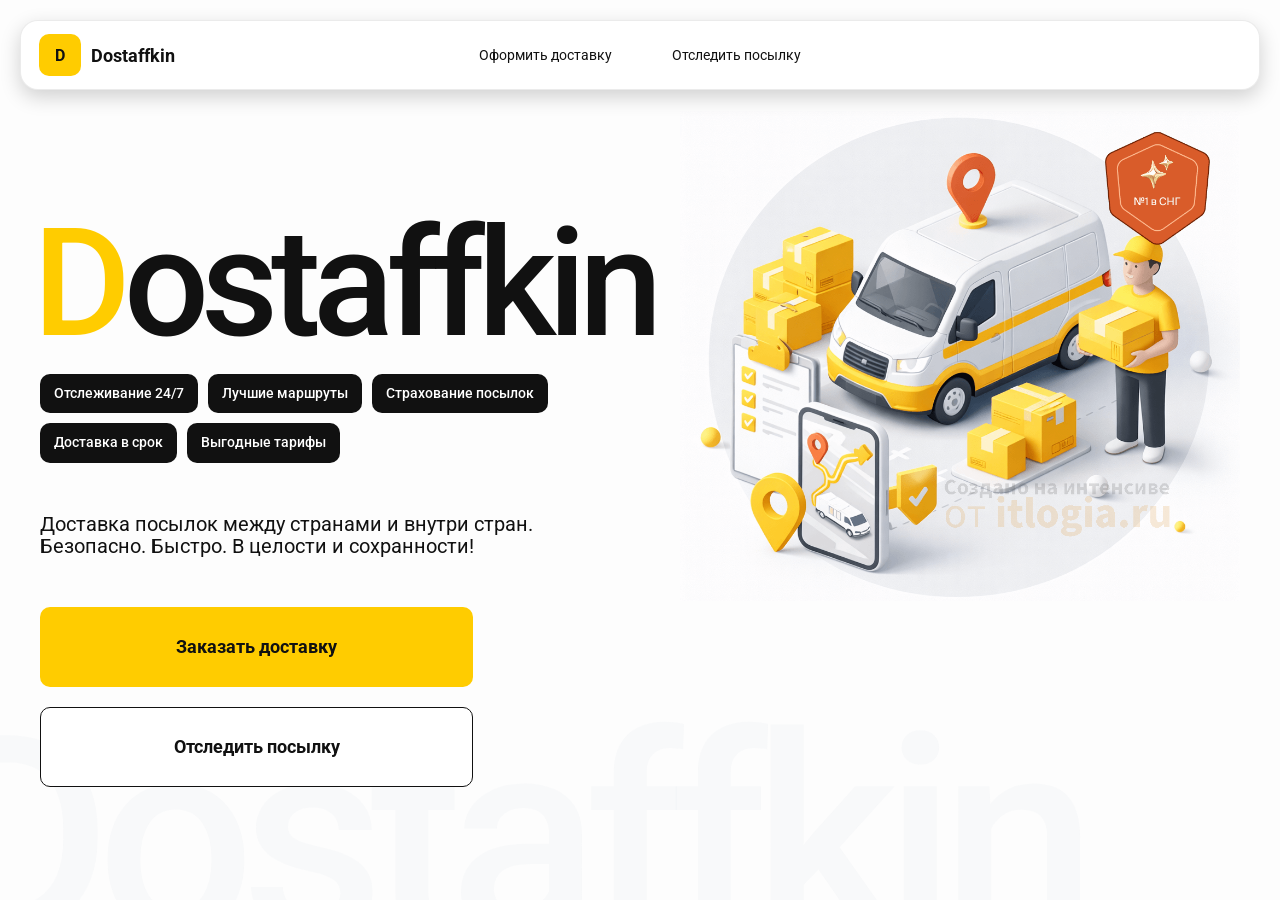
<file: index.html>
<!doctype html>
<html lang="ru">

<head>
    <meta charset="utf-8" />
    <meta name="viewport" content="width=device-width,initial-scale=1,maximum-scale=1,user-scalable=0" />
    <title>Dostaffkin — Доставка посылок между странами и внутри стран. Безопасно. Быстро. В целости и сохранности!
    </title>


    <link href="styles/base.css" rel="stylesheet" />
    <link href="styles/base_adaptive.css" rel="stylesheet" />
    <link href="styles/index.css" rel="stylesheet" />
    <link href="styles/index_adaptive.css" rel="stylesheet" />
</head>

<body>
    <div class="container">
        <header class="header">
            <a class="header-brand" href="#">
                <div class="header-logo">D</div>
                <div class="header-title">Dostaffkin</div>
            </a>
            <nav class="header-menu">
                <a class="header-link" href="./order.html">Оформить <span>доставку</span></a>
                <a class="header-link" href="./track.html">Отследить <span>посылку</span></a>
            </nav>
        </header>
        <main class="main">
            <section class="main-info">
                <div class="main-title">
                    <span>D</span>ostaffkin
                </div>
                <div class="main-features">
                    <div class="main-feature">Отслеживание 24/7</div>
                    <div class="main-feature">Лучшие маршруты</div>
                    <div class="main-feature">Страхование посылок</div>
                    <div class="main-feature">Доставка в срок</div>
                    <div class="main-feature">Выгодные тарифы</div>
                </div>
                <div class="main-description">
                    Доставка посылок между странами и внутри стран.
                    Безопасно. Быстро. В целости и сохранности!
                </div>
                <div class="main-actions">
                    <a class="button" type="button" href="./order.html">Заказать доставку</a>
                    <a class="button button-white" type="button" href="./track.html">Отследить посылку</a>
                </div>
            </section>
            <div class="main-title-ghost">Dostaffkin</div>
            <section class="main-image">
    <img src="images/main-image.png" alt="Main image"/>
</section>
        </main>
    </div>
</body>

</html>
</file>
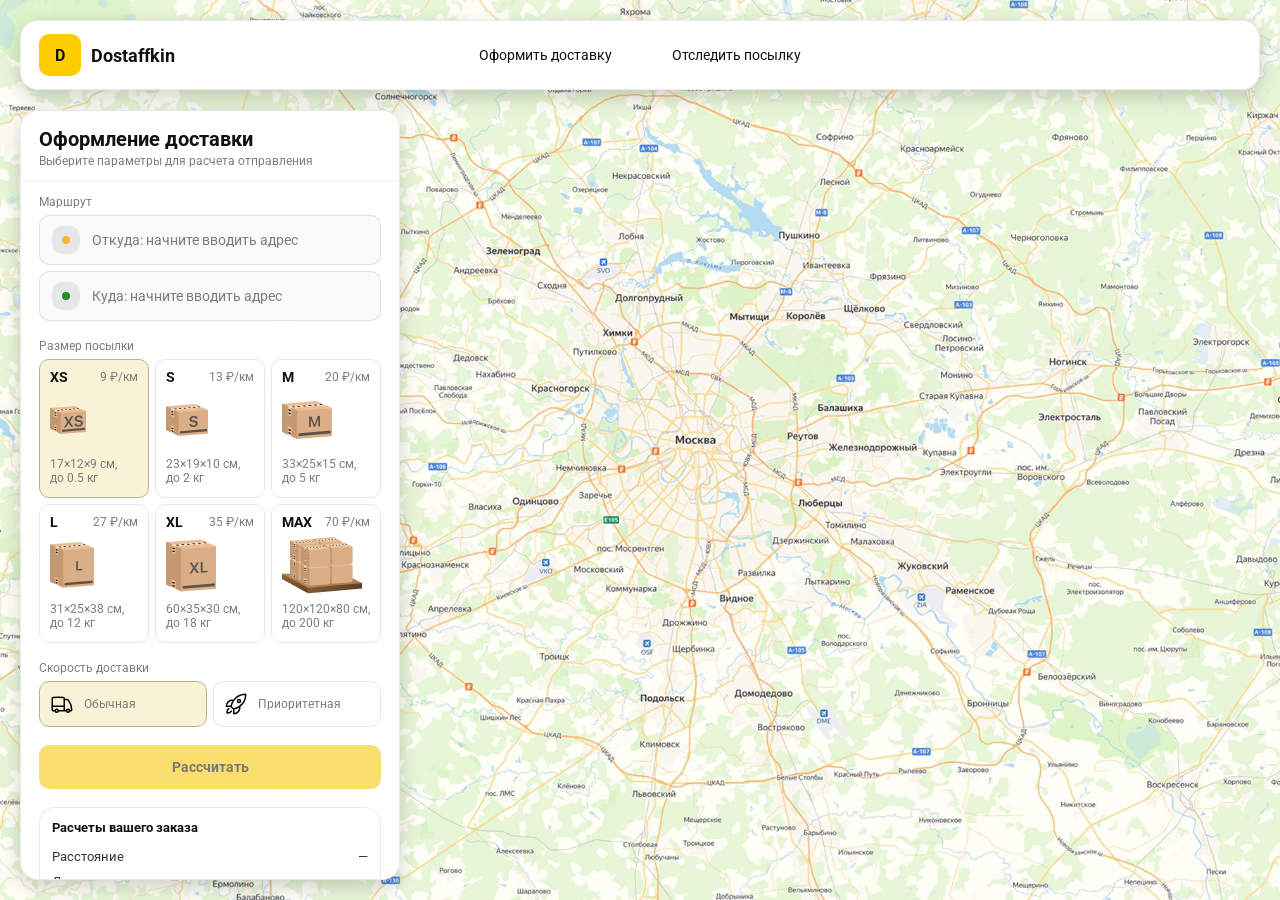
<file: order.html>
<!doctype html>
<html lang="ru">

<head>
    <meta charset="utf-8" />
    <meta name="viewport" content="width=device-width,initial-scale=1,maximum-scale=1,user-scalable=0" />
    <title>Оформление доставки</title>

    <link rel="stylesheet" href="styles/base.css" />
    <link rel="stylesheet" href="styles/base_adaptive.css" />

    <link rel="stylesheet" href="styles/order.css" />
    <link rel="stylesheet" href="styles/order_adaptive.css" />
</head>

<body>
    <div id="map"></div>

    <header class="header">
        <a class="header-brand" href="./index.html">
            <div class="header-logo">D</div>
            <div class="header-title">Dostaffkin</div>
        </a>
        <nav class="header-menu">
            <a class="header-link" href="#">Оформить <span>доставку</span></a>
            <a class="header-link" href="./track.html ">Отследить <span>посылку</span></a>
        </nav>
    </header>

    <aside class="main" id="sidebar">
        <div class="main-header">
            <div class="main-title">Оформление доставки</div>
            <div class="main-text">Выберите параметры для расчета отправления</div>
        </div>
        <div class="main-content">
            <div class="main- route">
                <div class="main-block-title">Маршрут</div>
                <div class="main-fields">
                    <div class="main-field" id="fromField">
                        <div class="main-pin"></div>
                        <input id="from" placeholder="Откуда: начните вводить адрес" autocomplete="off" />
                        <div class="main-ac" id="fromAc" role="listbox" aria-label="Подсказки адресов"></div>
                    </div>

                    <div class="main-field" id="toField">
                        <div class="main-pin"></div>
                        <input id="to" placeholder="Куда: начните вводить адрес" autocomplete="off" />
                        <div class="main-ac" id="toAc" role="listbox" aria-label="Подсказки адресов"></div>
                    </div>
                </div>
            </div>
            <div class="main-package">
                <div class="main-block-title">Размер посылки</div>

                <div class="main-sizes">
                    <div class="main-size-card is-active" data-value="xs">
                        <div class="main-size-top">
                            <div class="main-size-label">XS</div>
                            <div class="main-size-rate">9 ₽/км</div>
                        </div>
                        <div class="main-size-media">
                            <img src="images/sizes/xs.png" alt="Короб XS" />
                        </div>
                        <div class="main-size-description">17×12×9 см,<br>до 0.5 кг</div>
                    </div>

                    <div class="main-size-card" data-value="s">
                        <div class="main-size-top">
                            <div class="main-size-label">S</div>
                            <div class="main-size-rate">13 ₽/км</div>
                        </div>
                        <div class="main-size-media">
                            <img src="images/sizes/s.png" alt="Короб S" />
                        </div>
                        <div class="main-size-description">23×19×10 см,<br>до 2 кг</div>
                    </div>

                    <div class="main-size-card" data-value="m">
                        <div class="main-size-top">
                            <div class="main-size-label">M</div>
                            <div class="main-size-rate">20 ₽/км</div>
                        </div>
                        <div class="main-size-media">
                            <img src="images/sizes/m.png" alt="Короб M" />
                        </div>
                        <div class="main-size-description">33×25×15 см,<br>до 5 кг</div>
                    </div>

                    <div class="main-size-card" data-value="l">
                        <div class="main-size-top">
                            <div class="main-size-label">L</div>
                            <div class="main-size-rate">27 ₽/км</div>
                        </div>
                        <div class="main-size-media">
                            <img src="images/sizes/l.png" alt="Короб L" />
                        </div>
                        <div class="main-size-description">31×25×38 см,<br>до 12 кг</div>
                    </div>

                    <div class="main-size-card" data-value="xl">
                        <div class="main-size-top">
                            <div class="main-size-label">XL</div>
                            <div class="main-size-rate">35 ₽/км</div>
                        </div>
                        <div class="main-size-media">
                            <img src="images/sizes/xl.png" alt="Короб XL" />
                        </div>
                        <div class="main-size-description">60×35×30 см,<br>до 18 кг</div>
                    </div>

                    <div class="main-size-card" data-value="max">
                        <div class="main-size-top">
                            <div class="main-size-label">MAX</div>
                            <div class="main-size-rate">70 ₽/км</div>
                        </div>
                        <div class="main-size-media main-size-media-palleta">
                            <img src="images/sizes/max.png" alt="Паллета" />
                        </div>
                        <div class="main-size-description">120×120×80 см,<br>до 200 кг</div>
                    </div>
                </div>
            </div>
            <div class="main-speed">
                <div class="main-block-title">Скорость доставки</div>

                <div class="main-speeds">
                    <div class="main-speed-card is-active" data-value="regular">
                        <img class="main-speed-media" src="images/icons/regular.svg" alt="Regular" />
                        <div class="main-speed-description">Обычная</div>
                    </div>
                    <div class="main-speed-card" data-value="fast">
                        <img class="main-speed-media" src="images/icons/fast.svg" alt="Fast" />
                        <div class="main-speed-description">Приоритетная</div>
                    </div>

                </div>
            </div>
            <div class="main-calculate-block">
                <button id="calc" class="button calculate-button" type="button" disabled>Рассчитать</button>
            </div>
            <div class="main-result" id="result">
                <div class="main-result-title">Расчеты вашего заказа</div>
                <div class="main-result-lines">
                    <div class="main-result-line"><span>Расстояние</span><span id="distanceValue">—</span></div>
                    <div class="main-result-line"><span>Доставим через</span><span id="durationValue">—</span></div>
                    <div class="main-result-line"><span>Тариф</span><span id="rateValue">—</span></div>
                </div>
                <div class="main-price">
                    <div class="main-price-label">Итого</div>
                    <div class="main-price-value" id="totalValue">—</div>
                </div>
            </div>
            <div class="main-order-box">
                <div class="main-order-form" id="orderForm">
                    <div class="main-order-title">Оформление доставки</div>
                    <div class="main-block-info-row">
                        <div class="main-block-title">Контакты</div>
                        <div class="order-fields">
                            <div class="main-field">
                                <input id="customerName" placeholder="Ваше имя" autocomplete="off" />
                            </div>
                            <div class="main-field">
                                <input id="customerPhone" placeholder="Ваш телефон" autocomplete="off"
                                    inputmode="tel" />
                            </div>
                        </div>
                    </div>
                    <div class="main-block-info-row extra-info">
                        <div class="main-block-title">Дополнительная информация</div>
                        <div class="main-field textarea">
                            <textarea id="comment" placeholder="Детали доставки и комментарии"></textarea>
                        </div>
                    </div>
                    <button id="submit" class="button main-submit-request" type="button" disabled>Отправить
                        заявку
                    </button>
                </div>

                <div class="main-order-success" id="orderSuccess">
                    <div class="main-success-icon">✓</div>
                    <div class="main-success-title">Заявка отправлена!</div>
                    <div class="main-success-title">Номер отправления – <span id="orderId"></span></div>
                    <div class="main-success-subtitle">Мы скоро свяжемся с вами</div>
                </div>
            </div>
        </div>

    </aside>

</body>

</html>
</file>
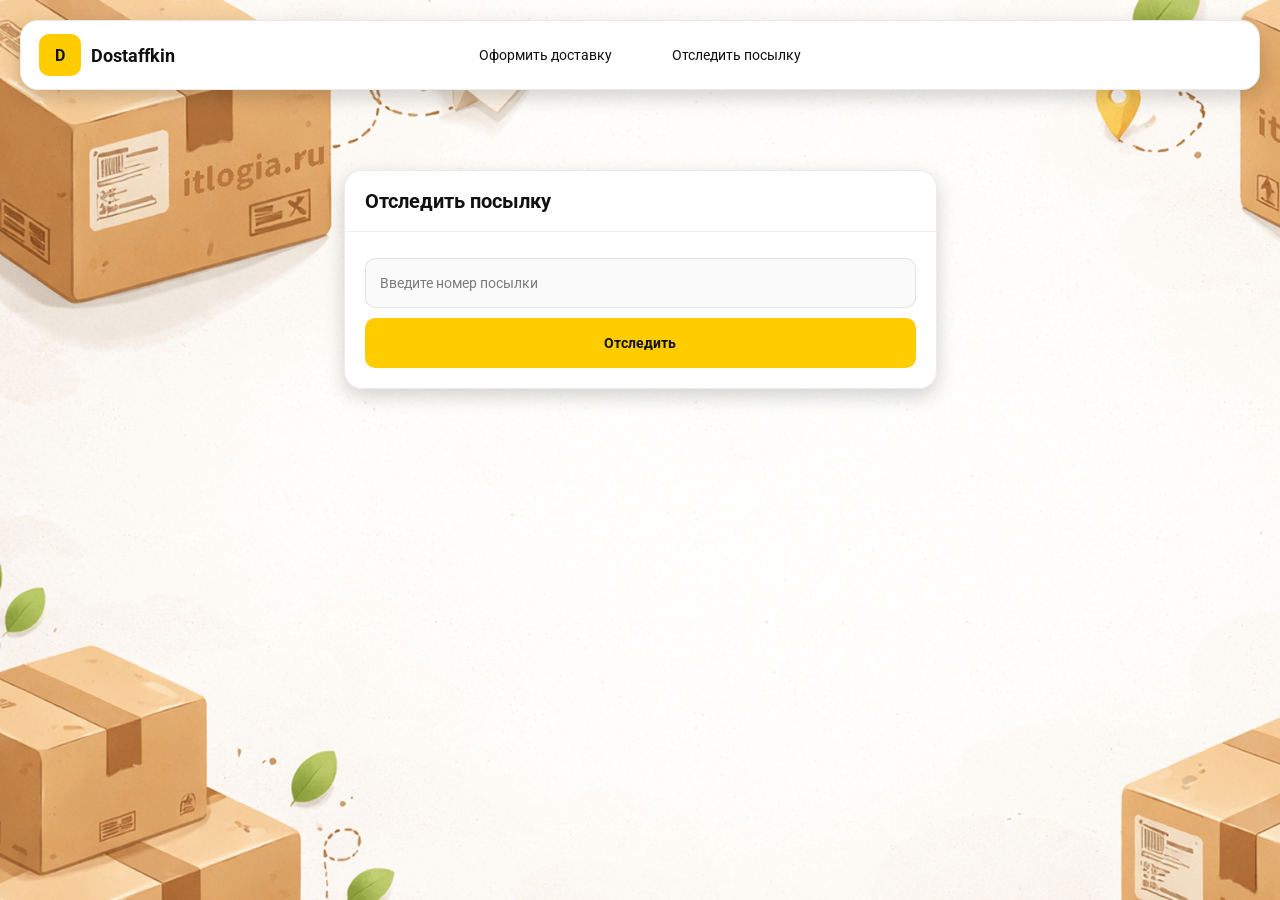
<file: track.html>
<!doctype html>
<html lang="ru">

<head>
    <meta charset="utf-8" />
    <meta name="viewport" content="width=device-width,initial-scale=1,maximum-scale=1,user-scalable=0" />
    <title>Отследить посылку</title>
    <link rel="stylesheet" href="styles/base.css" />
    <link rel="stylesheet" href="styles/base_adaptive.css" />

    <link rel="stylesheet" href="styles/track.css" />
    <link rel="stylesheet" href="styles/track_adaptive.css" />
</head>

<body>

    <div class="container">

        <header class="header">
            <a class="header-brand" href="./index.html">
                <div class="header-logo">D</div>
                <div class="header-title">Dostaffkin</div>
            </a>
            <nav class="header-menu">
                <a class="header-link" href="./order.html">Оформить <span>доставку</span></a>
                <a class="header-link" href="#">Отследить <span>посылку</span></a>
            </nav>
        </header>

        <main class="track-content">
            <section class="track-card track-search">
                <div class="track-title">Отследить посылку</div>
                <div class="track-action">
                    <div class="main-field track-field">
                        <input id="trackNumber" placeholder="Введите номер посылки" autocomplete="off" />
                    </div>
                    <button id="trackButton" class="button track-button" type="button">Отследить</button>
                </div>
            </section>
            <section class="track-card track-result" id="trackResult">
                <div class="track-result-header">
                    <div class="track-id" id="trackIdValue"></div>
                    <div class="track-routes">
                        <div class="track-route">
                            <div class="track-route-pin">
                                <svg xmlns="http://www.w3.org/2000/svg" fill="none" viewBox="0 0 24 24"
                                    stroke-width="1.5" stroke="orange" class="size-6">
                                    <path stroke-linecap="round" stroke-linejoin="round"
                                        d="M15 10.5a3 3 0 1 1-6 0 3 3 0 0 1 6 0Z" />
                                    <path stroke-linecap="round" stroke-linejoin="round"
                                        d="M19.5 10.5c0 7.142-7.5 11.25-7.5 11.25S4.5 17.642 4.5 10.5a7.5 7.5 0 1 1 15 0Z" />
                                </svg>
                            </div>
                            <div class="track-route-address" id="trackFromValue">
                                Откуда: Москва, улица Арбат, 1
                            </div>
                        </div>
                        <div class="track-route track-route-arrow">
                            <svg xmlns="http://www.w3.org/2000/svg" fill="none" viewBox="0 0 24 24" stroke-width="1.5"
                                stroke="currentColor" class="size-6">
                                <path stroke-linecap="round" stroke-linejoin="round"
                                    d="M19.5 13.5 12 21m0 0-7.5-7.5M12 21V3" />
                            </svg>
                        </div>
                        <div class="track-route">
                            <div class="track-route-pin">
                                <svg xmlns="http://www.w3.org/2000/svg" fill="none" viewBox="0 0 24 24"
                                    stroke-width="1.5" stroke="green" class="size-6">
                                    <path stroke-linecap="round" stroke-linejoin="round"
                                        d="M15 10.5a3 3 0 1 1-6 0 3 3 0 0 1 6 0Z" />
                                    <path stroke-linecap="round" stroke-linejoin="round"
                                        d="M19.5 10.5c0 7.142-7.5 11.25-7.5 11.25S4.5 17.642 4.5 10.5a7.5 7.5 0 1 1 15 0Z" />
                                </svg>
                            </div>
                            <div class="track-route-address" id="trackToValue">
                                Куда: Минск, проспект Независимости, 58
                            </div>
                        </div>
                    </div>
                </div>
                <div class="track-info">
                    <div class="track-status-title">Статус данной посылки:</div>
                    <div class="track-status-list" id="trackStatusList">


                        <div class="track-status created">
                            <img src="images/icons/created.svg" class="track-status-icon" alt="Created">
                            <div class="track-status-text">
                                <div class="track-status-text-state">Создан</div>
                                <div class="track-status-text-date">10.01.2026</div>
                            </div>
                        </div>

                        <div class="track-status in-way">
                            <img src="images/icons/in-way.svg" class="track-status-icon" alt="In way">
                            <div class="track-status-text">
                                <div class="track-status-text-state">В пути: Москва</div>
                                <div class="track-status-text-date">18.01.2026</div>
                            </div>
                        </div>

                        <div class="track-status ready">
                            <img src="images/icons/ready.svg" class="track-status-icon" alt="Ready">
                            <div class="track-status-text">
                                <div class="track-status-text-state">Готов к выдаче</div>
                                <div class="track-status-text-date">25.01.2026</div>
                            </div>
                        </div>

                        <div class="track-status done">
                            <img src="images/icons/done.svg" class="track-status-icon" alt="Done">
                            <div class="track-status-text">
                                <div class="track-status-text-state">Вручен</div>
                                <div class="track-status-text-date">27.01.2026</div>
                            </div>
                        </div>

                    </div>
                </div>
            </section>
        </main>

    </div>

</body>

</html>
</file>
<file: styles/base.css>
*, *::before, *::after {
    box-sizing: border-box;
    }

    @font-face {
    font-family: "Roboto";
    src: url("../fonts/Roboto-Regular.ttf");
    font-weight: normal;
}

@font-face {
    font-family: "Roboto";
    src: url("../fonts/Roboto-Bold.ttf");
    font-weight: bold;
}

@font-face {
    font-family: "Roboto";
    src: url("../fonts/Roboto-Medium.ttf");
    font-weight: 500;
}


html, body {
    margin: 0;
    color: #111111;
    font-family: "Roboto", sans-serif;
}

body {
    background: #FDFDFD;
}

.header{ 

    border-radius: 18px;
    box-shadow: 0 7px 20px 0 #0000002E;
    backdrop-filter: blur(10px);
    background: #ffffff;
    left: 20px;
    border: 1px solid rgba(0, 0, 0, 0.08);
    position: fixed;
    right: 20px;
    top: 20px;
    padding: 14px 18px;
    height: 70px;
    display: flex;
    align-items: center;
    z-index: 6;
}
.header-brand {
    display: flex;
    align-items: center;
    text-decoration: none;
    gap: 10px;
}

.header-logo {
    width: 42px;
    height: 42px;
    border-radius: 10px;
    background: #FFCC00;
    display: grid;
    place-items: center;
    font-weight: bold;
    color: #111;
}

.header-title {
    font-size: 18px;
    font-weight: bold;
    color: #111111;
    text-decoration: none;
}
.header-menu {
    display: flex;
    align-items: center;
    gap: 60px;
    margin: 0;
    position: absolute;
    left: 50%;
    transform: translateX(-50%);
}

.header-link {
    font-size: 14px;
    color: #111111;
    text-decoration: none;
}

.button {
    border: 0;
    outline: none;
    height: 44px;
    border-radius: 10px;
    font-size: 14px;
    font-weight: bold;
    cursor: pointer;
    font-family: inherit;
    transition: transform .08s ease, opacity .12s ease;
    background: #ffcc00;
    color: #111111;
    text-align: center;
    text-decoration: none;
}

.button:hover {
    background-color: #E5BC19;
}

.button:disabled {
    cursor: not-allowed;
    background-color: #FADE6E;
    color: #787878;
    transform: none;
}

.button.button-white {
    background: #ffffff;
    border: 1px solid #111111;
}

.button.button-white:hover {
    background: rgb(241 241 241);
}

.main-field {
    display: flex;
    align-items: center;
    margin-top: 6px;
    gap: 10px;
    border: 1px solid #1111111A;
    background: #FAFAFA;
    border-radius: 10px;
    padding: 10px 12px;
    position: relative;
    box-sizing: border-box;
    height: 50px;
}

.main-field.textarea {
    height: auto;
}

.main-pin {
    width: 28px;
    height: 28px;
    border-radius: 10px;
    background: rgba(17, 17, 17, 0.08);
    display: grid;
    place-items: center;
    flex: 0 0 auto;
    position: relative;
}

.main-pin::before {
    content: "";
    width: 8px;
    height: 8px;
    border-radius: 999px;
    background: orange;
    opacity: .75;
    display: block;
}

.main-field:last-child .main-pin::before {
    background: green;
    opacity: .85;
}

input, textarea {
    width: 100%;
    border: 0;
    outline: none;
    background: transparent;
    font-size: 14px;
    color: #111111;
    font-family: inherit;
}

textarea {
    resize: vertical;
    min-height: 72px;
    padding: 2px 0;
}

input::placeholder, textarea::placeholder {
    color: #7C7C7C;
}

.main-field:focus-within {
    border-color: rgba(0, 0, 0, 0.20);
    box-shadow: 0 0 0 4px rgba(255, 204, 0, 0.35);
    background: rgba(255, 255, 255, 0.75);
}
</file>
<file: styles/base_adaptive.css>
@media (max-width: 767px) {
    .header {
        left: 10px;
        right: 10px;
        top: 10px;
    }

    .header-link span {
        display: none;
    }

    .header-menu {
        gap: 20px;
        justify-content: flex-start;
        margin: 0 0 0 30px;
        position: static;
        transform: none;
    }
}

@media (max-width: 420px) {
    .header-title {
        display: none;
    }
}

@media (max-width: 374px) {
    .header-menu {
        gap: 10px;
        margin: 0 0 0 10px;
    }
}
</file>
<file: styles/index.css>
.container {
    overflow: hidden;
    min-height: 100vh;
}
.main {
    padding: 111px 40px 40px;
    position: relative;
    display: flex;
}
.main-info {
    max-width: 840px;
    width: 100%;
    position: relative;
}
.main-title {
    margin-top: 98px;
    font-weight: 500;
    font-size: 200px;
    line-height: 1;
    letter-spacing: -0.05em;
    color: #111111;
    left: -15px;
    position: relative;
}

.main-title span {
    color: #ffcc00;
}
.main-features {
    margin-top: 15px;
    display: flex;
    flex-wrap: wrap;
    gap: 10px;
}

.main-feature {
    background: #111111;
    color: #ffffff;
    padding: 12px 14px;
    font-weight: 500;
    font-size: 14px;
    line-height: 1.1;
    border-radius: 10px;
}
.main-description {
    margin-top: 50px;
    max-width: 500px;
    font-size: 20px;
    line-height: 1.1;
    color: #111111;
}
.main-actions {
    margin-top: 50px;
    display: flex;
    flex-direction: column;
    gap: 20px;
}

.main-actions .button {
    height: 80px;
    width: 433px;
    font-size: 18px;
    font-weight: bold;
    place-items: center;
    display: grid;
}
.main-title-ghost {
    position: absolute;
    z-index: -1;
    left: -70px;
    bottom: -150px;
    font-weight: 500;
    font-size: 278px;
    line-height: 1;
    letter-spacing: -0.05em;
    color: #ECEDF04D;
}
.main-image {
    width: 1024px;
    top: 100px;
    z-index: -2;
}

.main-image img {
    width: 100%;
    max-width: 1024px;
    height: auto;
    display: block;
}
</file>
<file: styles/index_adaptive.css>
@media (max-width: 1760px) {
    .main-title {
        font-size: 150px;
        left: -7px;
    }

    .main-info {
        max-width: 640px;
    }
}
@media (max-width: 1200px) {
    .main-info {
        max-width: 540px;
    }

    .main {
        padding: 111px 20px 20px;
    }

    .main-title {
        font-size: 120px;
        left: -4px;
    }

    .main-title-ghost {
        font-size: 220px;
    }
}
@media (max-width: 1024px) {
    .main-title {
        margin-top: 30px;
    }

    .main {
        flex-direction: column-reverse;
    }

    .main-image {
        max-width: 350px;
        position: absolute;
        left: 370px;
        top: 370px;
    }

    .main-info {
        max-width: 100%;
    }

    .main-actions {
        gap: 10px;
    }

    .main-actions .button {
        height: 50px;
        font-size: 14px;
        width: auto;
        max-width: 300px;
    }

    .main-description {
        max-width: 350px;
    }
}
@media (max-width: 570px) {
    .main-title {
        font-size: 88px;
    }

    .main-description {
        max-width: 100%
    }

    .main-actions {
       width: 100%;
    }

    .main-actions .button {
        width: 100%;
        max-width: 100%
    }

    .main-image {
        max-width: 650px;
        position: absolute;
        left: 170px;
        top: 70px;
        opacity: 0.2;
    }
}
@media (max-width: 400px) {
    .main-title {
        font-size: 70px;
    }
}
</file>
<file: styles/order.css>
#map {
    background-image: url("../images/order-bg.png");
    background-size: cover;
    position: fixed;
    inset: 0;
}

.main {
    border-radius: 18px;
    box-shadow: 0 7px 20px 0 #0000002E;
    backdrop-filter: blur(10px);
    background: rgba(255, 255, 255, 0.96);
    left: 20px;
    border: 1px solid rgba(0, 0, 0, 0.08);
    position: fixed;
    top: 110px;
    bottom: 20px;
    width: 380px;
    display: flex;
    flex-direction: column;
    overflow: hidden;
    z-index: 5;
}

.main-header {
    padding: 18px 18px 12px 18px;
    border-bottom: 1px solid rgba(0, 0, 0, 0.06);
    display: flex;
    flex-direction: column;
}

.main-title {
    font-size: 20px;
    line-height: 100%;
    font-weight: bold;
}

.main-text {
    font-size: 12px;
    margin-top: 5px;
    color: #7C7C7C;
}

.main-content {
    padding: 14px 18px 18px 18px;
    overflow: auto;
    scrollbar-width: none;
    display: flex;
    flex-direction: column;
    gap: 18px;
    flex: 1;
}

.main-block-title {
    font-size: 12px;
    color: #7C7C7C;
}

.main-route .main-block-title,
.main-package .main-block-title {
    margin-bottom: 6px;
} 

.main-sizes {
    display: grid;
    gap: 6px;
    grid-template-columns: repeat(3, 1fr);
}

.main-size-card {
    border: 1px solid #E8E8E7;
    background: #FFFFFF;
    border-radius: 10px;
    padding: 10px;
    cursor: pointer;
    user-select: none;
    transition: transform .08s ease, border-color .12s ease, background .12s ease;
    min-height: 139px;
}

.main-size-card:hover {
    transform: translateY(-1px);
}

.main-size-card.is-active {
    background-color: #F8F2D6;
    border-color: #B7B196;
}

.main-size-top {
    display: flex;
    align-items: center;
    justify-content: space-between;
}

.main-size-label {
    font-weight: bold;
    font-size: 14px;
    color: #111111;
    line-height: 100%;
}

.main-size-rate {
    font-size: 12px;
    color: #7C7C7C;
    line-height: 100%;
}

.main-size-media {
    margin-top: 8px;
    height: 57px;
}

.main-size-description {
    margin-top: 8px;
    font-size: 12px;
    color: #7C7C7C;
    line-height: 1.2;
}

.calculate-button {
    width: 100%;
}

.main-result {
    border: 1px solid rgba(0, 0, 0, 0.08);
    background: rgba(255, 255, 255, 0.75);
    border-radius: 16px;
    padding: 12px;
    line-height: 1.25;
}

.main-result-title {
    font-weight: bold;
    font-size: 13px;
    color: #111111;
    margin-bottom: 13px;
}

.main-result-lines {
    gap: 8px;
    display: flex;
    flex-direction: column;
}

.main-result-line {
    font-size: 13px;
    color: rgba(17, 17, 17, 0.85);
    display: flex;
    justify-content: space-between;
}

.main-price {
    margin-top: 18px;
    padding-top: 10px;
    border-top: 1px dashed rgba(0, 0, 0, 0.12);
    display: flex;
    align-items: baseline;
    justify-content: space-between;
}

.main-price-label {
    font-size: 12px;
    color: rgba(17, 17, 17, 0.55);
}

.main-price-value {
    font-size: 20px;
    font-weight: bold;
    color: #111111;
    letter-spacing: -0.3px;
}

.main-order-box {
    background: #ffffff;
    border: 1px solid #E8E8E7;
    border-radius: 10px;
    padding: 12px;
}

.main-order-title {
    margin-bottom: 8px;
    font-weight: bold;
    font-size: 14px;
    color: #111111;
}

.main-block-info {
    display: flex;
    flex-direction: column;
    gap: 6px;
}

.order-fields {
    display: grid;
    grid-template-columns: 1fr 1fr;
    column-gap: 10px;
    margin-top: 6px;
}

.main-block-info-row.extra-info {
    display: block;
    margin-top: 13px;
}

.main-submit-request {
    width: 100%;
    margin-top: 6px;
}

.main-order-success {
    display: none;
    text-align: center;
    padding: 22px 12px;
    gap: 12px;
}

.main-order-success.is-visible {
    display: flex;
    flex-direction: column;
    align-items: center;
}

.main-success-icon {
    width: 56px;
    height: 56px;
    border-radius: 50%;
    background: #16a34a;
    color: #ffffff;
    display: grid;
    place-items: center;
    font-size: 30px;
}

.main-success-title {
    font-size: 14px;
    font-weight: bold;
    color: #111111;
}

.main-success-subtitle {
    font-size: 12px;
    color: rgba(17, 17, 17, 0.55);
    line-height: 1.3;
}

.main-speed .main-block-title {
    margin-bottom: 6px;
}

.main-speeds {
    display: grid;
    gap: 6px;
    grid-template-columns: repeat(2, 1fr);
}

.main-speed-card {
    border: 1px solid #E8E8E7;
    background: #FFFFFF;
    border-radius: 10px;
    padding: 10px;
    cursor: pointer;
    user-select: none;
    transition: transform .08s ease, border-color .12s ease, background .12s ease;
    display: flex;
    align-items: center;
    gap: 10px;
}

.main-speed-card:hover {
    transform: translateY(-1px);
}

.main-speed-card.is-active {
    background-color: #F8F2D6;
    border-color: #B7B196;
}

.main-speed-description {
    font-size: 12px;
    color: #7C7C7C;
    line-height: 1.2;
}
</file>
<file: styles/order_adaptive.css>
@media (max-width: 767px) {
    .main {
        left: 10px;
        right: 10px;
        top: 50%;
        bottom: 12px;
        width: auto;
        max-width: none;
    }
}

@media (max-width: 420px) {
    .main-sizes {
        grid-template-columns: repeat(2, 1fr);
    }
}
</file>
<file: styles/track.css>
.container {
    background: #F4F4F4 url("../images/track-bg.png");
    background-size: cover;
    min-height: 100vh;
    padding: 170px 0 50px 0;
}

.track-content {
    width: 593px;
    margin: 0 auto;
}

.track-card {
    width: 100%;
    border-radius: 18px;
    box-shadow: 0 7px 20px 0 #0000002E;
    backdrop-filter: blur(10px);
    background: rgba(255, 255, 255, 0.96);
    border: 1px solid rgba(0, 0, 0, 0.08);
}

.track-title {
    font-size: 20px;
    line-height: 100%;
    font-weight: bold;
    border-bottom: 1px solid #EEEEEE;
    padding: 20px;
}

.track-action {
    padding: 20px;
}

.track-button {
    width: 100%;
    height: 50px;
}

.track-field {
    margin-bottom: 10px;
} 

.track-result {
    margin-top: 5px;
    display: none;
}

.track-result.is-visible {
    display: block;
}

.track-result-header {
    font-weight: bold;
    font-size: 14px;
    color: #111111;
    padding: 20px;
    border-bottom: 1px solid #EEEEEE;
}

.track-id {
    margin-bottom: 12px;
    font-size: 20px;
}

.track-routes {
    display: flex;
    flex-direction: column;
    gap: 10px;
    font-weight: normal;
}

.track-route {
    display: flex;
    align-items: center;
    gap: 10px;
}

.track-route-pin {
    width: 24px;
    height: 24px;
    flex-shrink: 0;
}

.track-route-arrow {
    padding: 15px 0;
    width: 24px;
    height: 24px;
}

.track-info {
    padding: 20px;
}

.track-status {
    display: flex;
    align-items: center;
    font-size: 12px;
    gap: 10px;
}

.track-status-title {
    font-size: 14px;
    color: #111111;
    margin-bottom: 20px;
}

.track-status-list {
    display: flex;
    flex-direction: column;
    gap: 15px;
}

.track-status-icon {
    width: 40px;
    height: 40px;
    border-radius: 50%;
    background: rgba(17, 17, 17, 0.08);
    display: grid;
    place-items: center;
    flex: 0 0 auto;
}

.track-status.created .track-status-icon {
    background-color: #F1CB00;
}

.track-status.in-way .track-status-icon {
    background-color: #F08A11;
}

.track-status.ready .track-status-icon {
    background-color: #A35D0A;
}

.track-status.done .track-status-icon {
    background-color: #37C93B;
}

.track-status-text {
    display: flex;
    align-items: center;
    justify-content: space-between;
    color: #111111;
    font-size: 12px;
    flex: 1;
}

.track-status-date {
    color: rgba(17, 17, 17, 0.55);
}
</file>
<file: styles/track_adaptive.css>
@media (max-width: 767px) {
    .container {
        padding: 130px 0 50px 0;
    }

    .track-content {
        width: 100%;
        padding-left: 10px;
        padding-right: 10px;
    }

    .track-result-header {
        padding: 20px;
    }
}
</file>
